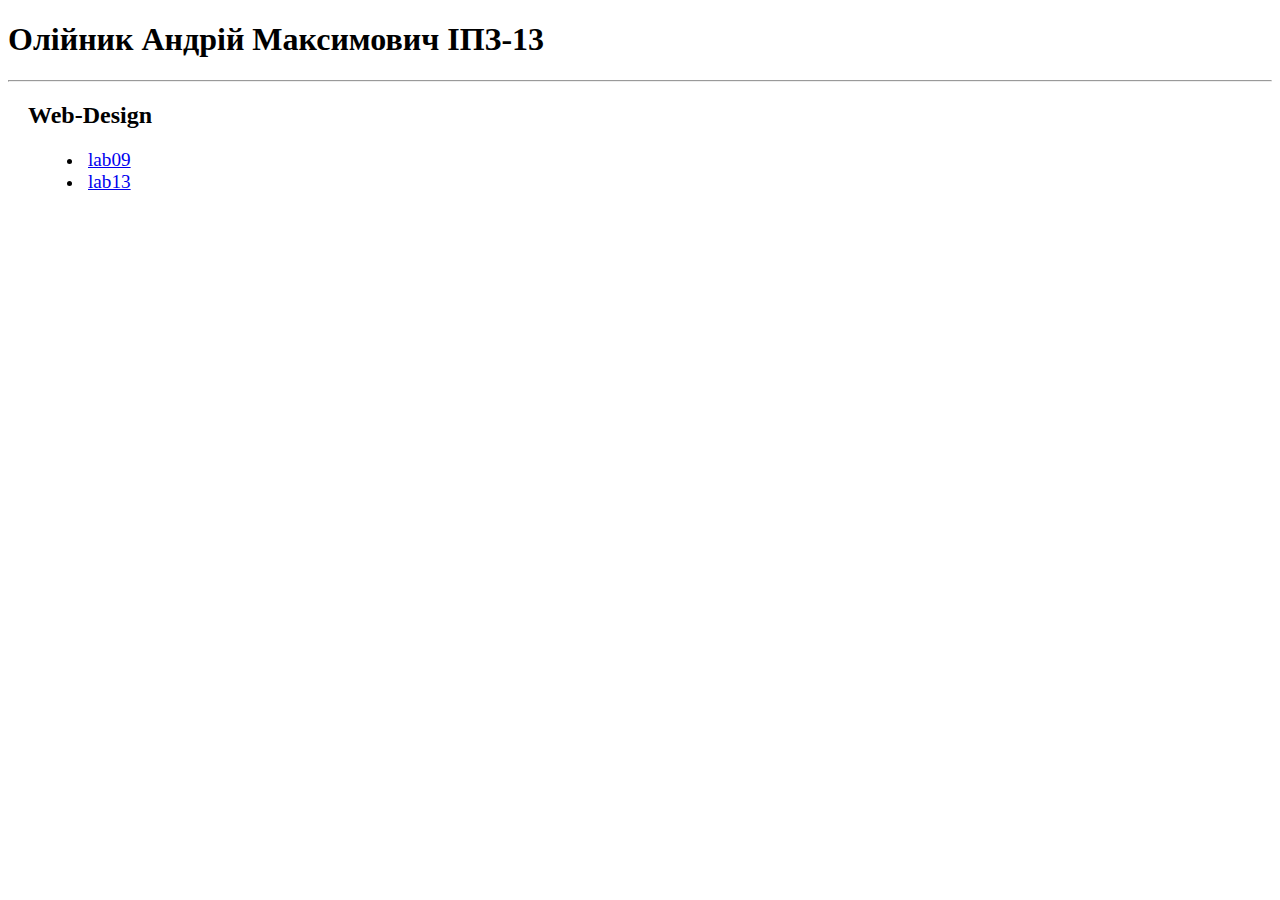
<file: index.html>
<!DOCTYPE html>
<html lang="en">
<head>
    <style>
        a {
            margin: 5px;
            font-size: larger;
        }

        ul {
            margin-left: 35px;
        }
    </style>
    
    <meta charset="UTF-8">
    <meta name="viewport" content="width=device-width, initial-scale=1.0">
    <title></title>
</head>
<body>
    <h1>Олійник Андрій Максимович ІПЗ-13</h1>
    <hr>
    <h2 style="margin-left: 20px;">Web-Design</h2>
    <ul>
        <li>
            <a href="lab09/lab09.html">lab09</a>
        </li>
        <li>
            <a href="lab13/index.html">lab13</a>
        </li>
    </ul>
    
</body>
</html>
</file>
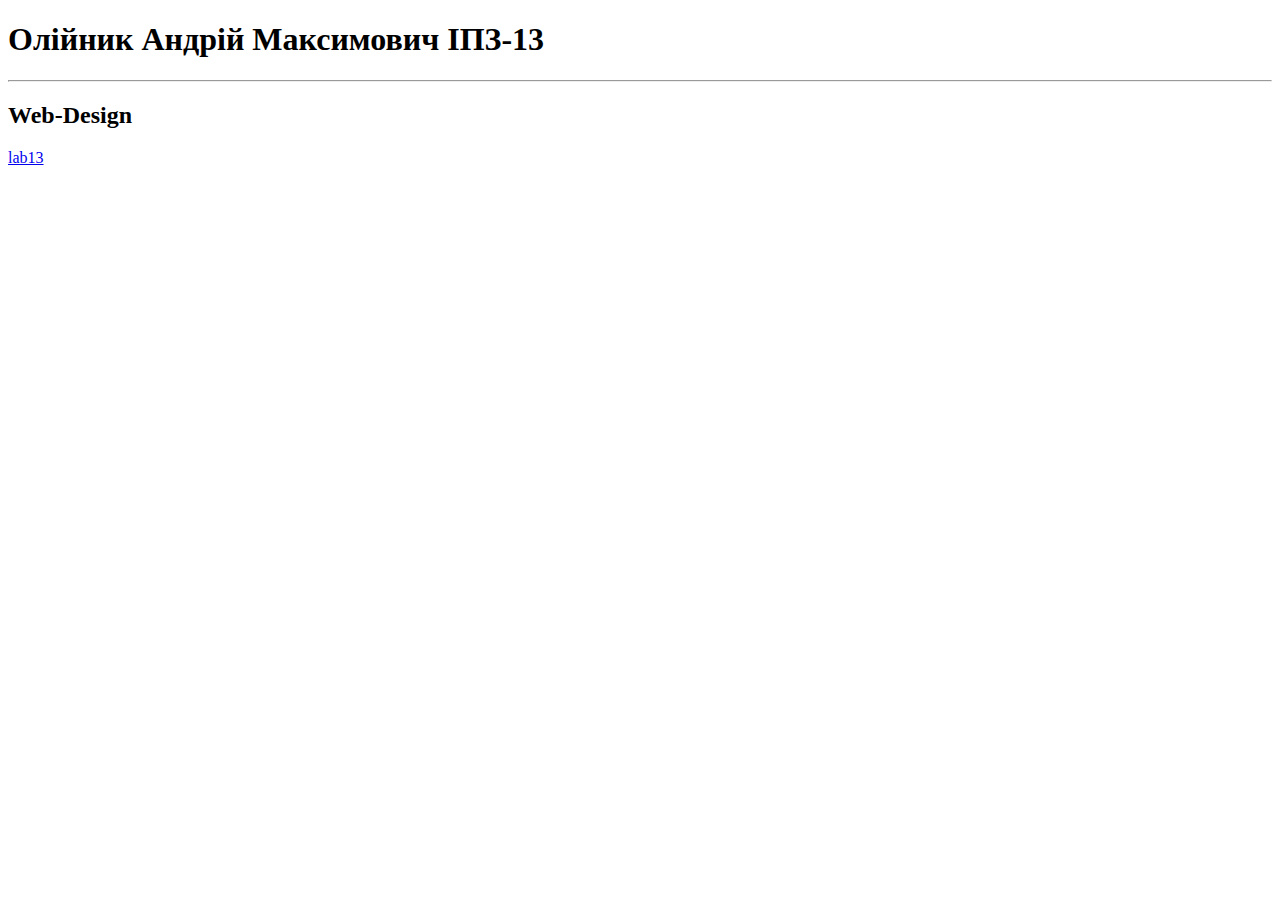
<file: lab13.html>
<!DOCTYPE html>
<html lang="en">
<head>
    <meta charset="UTF-8">
    <meta name="viewport" content="width=device-width, initial-scale=1.0">
    <title></title>
</head>
<body>
    <h1>Олійник Андрій Максимович ІПЗ-13</h1>
    <hr>
    <h2>Web-Design</h2>
    <a href="lab13/index.html">lab13</a>
</body>
</html>
</file>
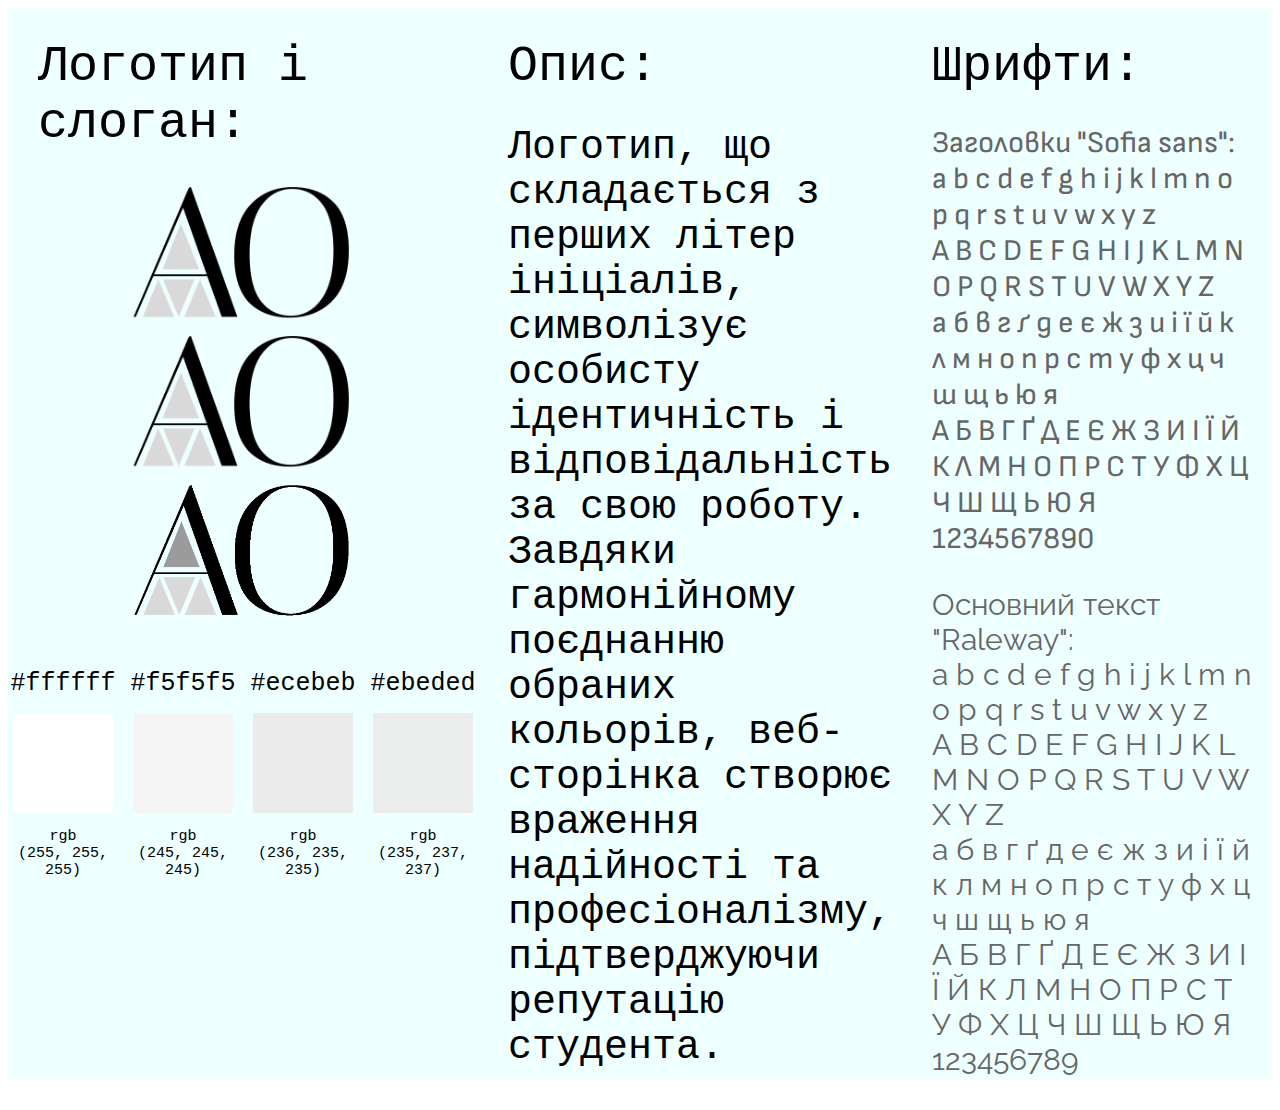
<file: lab09/lab09.html>
<!DOCTYPE html>
<html lang="en">
<head>
    <link rel="stylesheet" href="style.css">
    <meta charset="UTF-8">
    <meta name="viewport" content="width=device-width, initial-scale=1.0">
    <title>lab09</title>
</head>
<body>
    
    <div class="container">
        
        <div class="cl-1">
            <div class="head">Логотип і слоган:</div>
            <div class="imgs">
                <img src="matherials/logo.png" alt="" class="logo"><br>
                <img src="matherials/logo.png" alt="" class="logo"><br>
                <img src="matherials/logo.gif" alt="" class="logo"><br>
            </div>
            <div class="sqrs">
                <div>#ffffff</div>
                <div>#f5f5f5</div>
                <div>#ecebeb</div>
                <div>#ebeded</div>
                <div class="sq sq-1"></div>
                <div class="sq sq-2"></div>
                <div class="sq sq-3"></div>
                <div class="sq sq-4"></div>
                <div class="rgb">rgb<br>(255, 255, 255)</div>
                <div class="rgb">rgb<br>(245, 245, 245)</div>
                <div class="rgb">rgb<br>(236, 235, 235)</div>
                <div class="rgb">rgb<br>(235, 237, 237)</div>
            </div>
        </div>
        
        <div class="cl-2">
            <div class="head">Опис:</div>
            <div class="text">
                Логотип, що складається з перших літер ініціалів, символізує особисту ідентичність і відповідальність  за свою роботу. Завдяки гармонійному поєднанню обраних кольорів, веб-сторінка створює враження надійності та професіоналізму, підтверджуючи репутацію студента.
            </div>
            
        </div>

        <div class="cl-3">
            <div class="head">Шрифти:</div>
            <div class="f f-1">Заголовки "Sofia sans":<br>
                a b c d e f g h i j k l m n o p q r s t u v w x y z<br>
                A B C D E F G H I J K L M N O P Q R S T U V W X Y Z<br>
                а б в г ґ д е є ж з и і ї й к л м н о п р с т у ф х ц ч ш щ ь ю я<br>
                А Б В Г Ґ Д Е Є Ж З И І Ї Й К Л М Н О П Р С Т У Ф Х Ц Ч Ш Щ Ь Ю Я<br>
                1234567890</div>
            
            <div class="f f-2">Основний текст "Raleway":<br>
                a b c d e f g h i j k l m n o p q r s t u v w x y z <br>
                A B C D E F G H I J K L M N O P Q R S T U V W X Y Z <br>
                а б в г ґ д е є ж з и і ї й к л м н о п р с т у ф х ц ч ш щ ь ю я<br>
                А Б В Г Ґ Д Е Є Ж З И І Ї Й К Л М Н О П Р С Т У Ф Х Ц Ч Ш Щ Ь Ю Я<br>
                123456789
            </div>
        </div>

    </div>



</body>
</html>
</file>
<file: lab09/style.css>
@font-face {
    font-family: 'Sofia';
    src: url(fonts/SofiaSans-Regular.ttf);
}

@font-face {
    font-family: 'Raleway';
    src: url(fonts/Raleway-Regular.ttf);
}

* {
    font-family: monospace;
}

.container {
    display: grid;
    width: 100%;
    grid-template-columns: 1fr 1fr 1fr;
    grid-template-rows: 1fr;

    
    background-color: rgb(237, 255, 254);
    
}

.cl-1 {
    grid-area: 1/1/2/2;
}

.imgs {
    text-align: center;
}

.text {
    font-size: 40px;
    margin: 10px;
    margin-left: 30px;
}

.head {
    margin: 30px;
    font-size: 50px;
    font-weight: 400;
}

.logo {
    height: 15vh;
    margin: 5px;
}

.sqrs {
    margin-top: 40px;
    display: grid;
    grid-template-columns: repeat(4, 1fr);
    grid-template-rows: 0.25fr 1fr 0.25fr;
    grid-gap: 10px;
}

.sqrs * {
    align-self: center;
    justify-self: center;
    font-size: 25px;
}

.rgb {
    font-size: 15px;
    text-align: center;
}

.sq {
    width: 100px;
    height: 100px;
    background-color: aqua;
    margin: 5px;
}

.sq-1 {
    background-color: #ffffff;
}

.sq-2 {
    background-color: #f5f5f5;
}

.sq-3 {
    background-color: #ecebeb;
}

.sq-4 {
    background-color: #ebeded;
}

.f {
    margin-left: 30px;
    margin-right: 20px;
    font-size: 30px;
    color:#666666
}

.f-1 {
    font-family: 'Sofia';
    margin-bottom: 30px;
}

.f-2 {
    font-family: 'Raleway';
}
</file>
